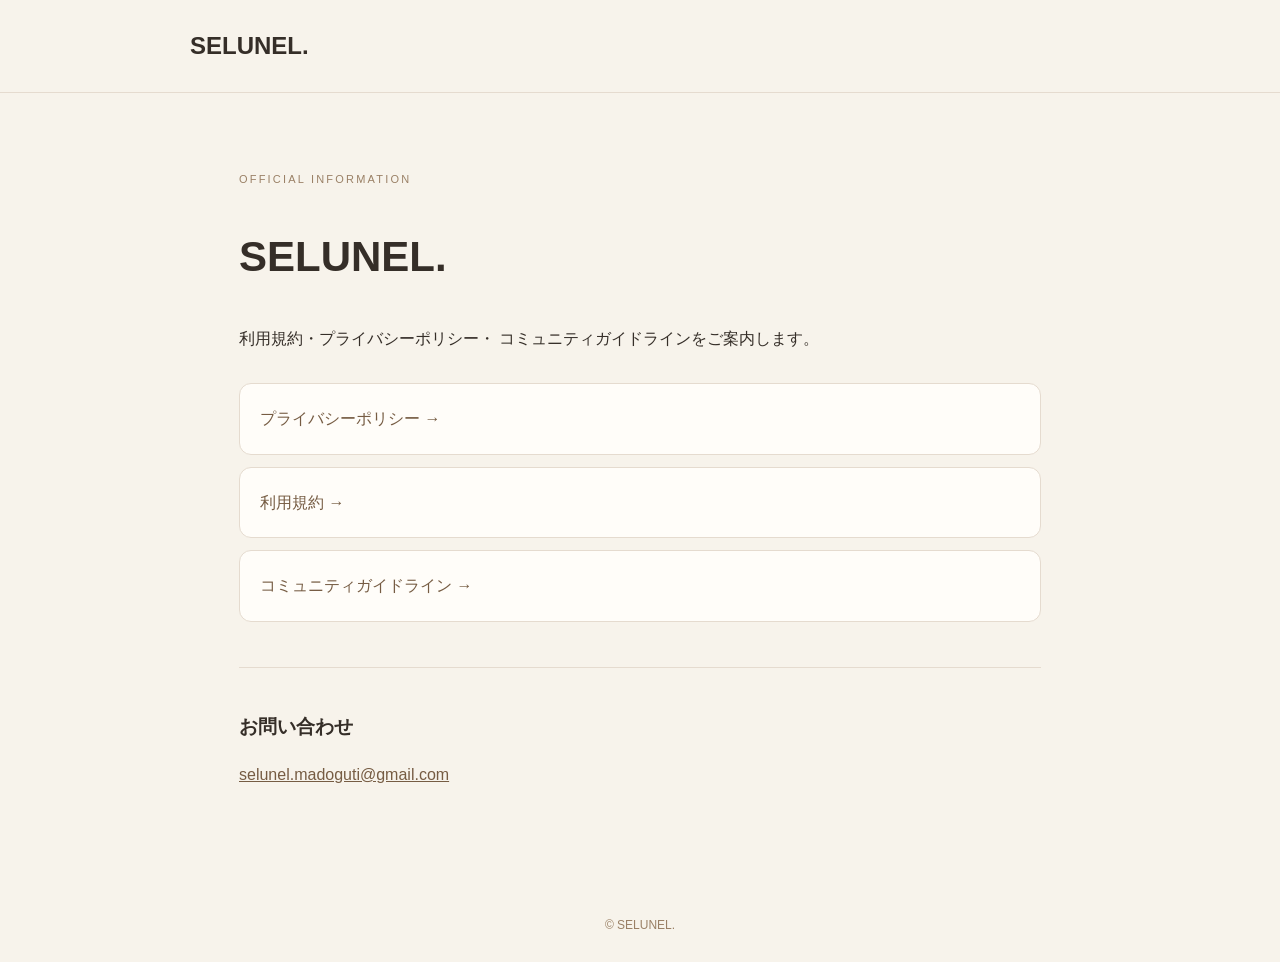
<file: index.html>
<!doctype html>
<html lang="ja">
<head>
<meta charset="utf-8">
<meta name="viewport" content="width=device-width,initial-scale=1">
<title>SELUNEL. | 公式情報</title>
<link rel="stylesheet" href="./style.css">
</head>
<body>
<header><a class="brand" href="./index.html">SELUNEL.</a></header>
<main>
<p class="eyebrow">OFFICIAL INFORMATION</p>
<h1>SELUNEL.</h1>
<p>利用規約・プライバシーポリシー・
コミュニティガイドラインをご案内します。</p>
<div class="links">
<a href="./privacy.html">プライバシーポリシー →</a>
<a href="./terms.html">利用規約 →</a>
<a href="./guidelines.html">コミュニティガイドライン →</a>
</div>
<section>
<h2>お問い合わせ</h2>
<a href="mailto:selunel.madoguti@gmail.com">selunel.madoguti@gmail.com</a>
</section>
</main>
<footer>© SELUNEL.</footer>
</body>
</html>
</file>
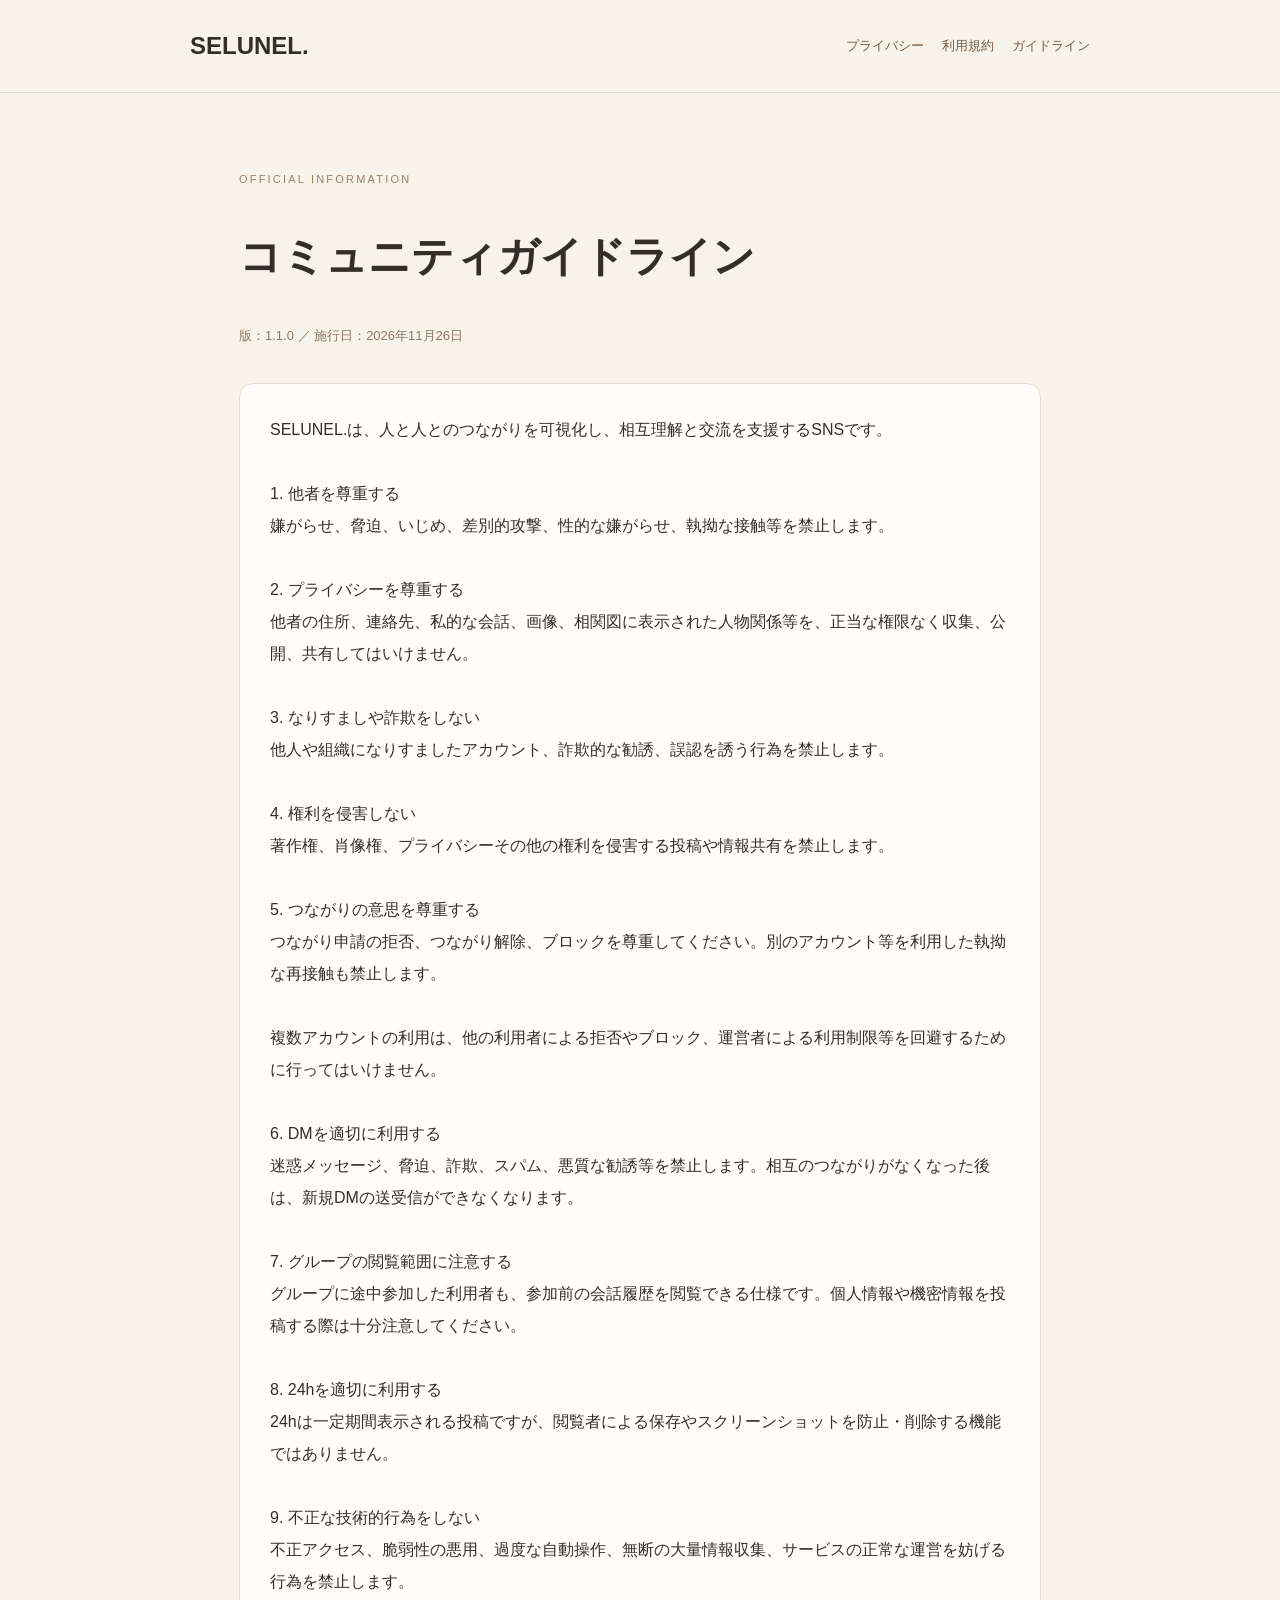
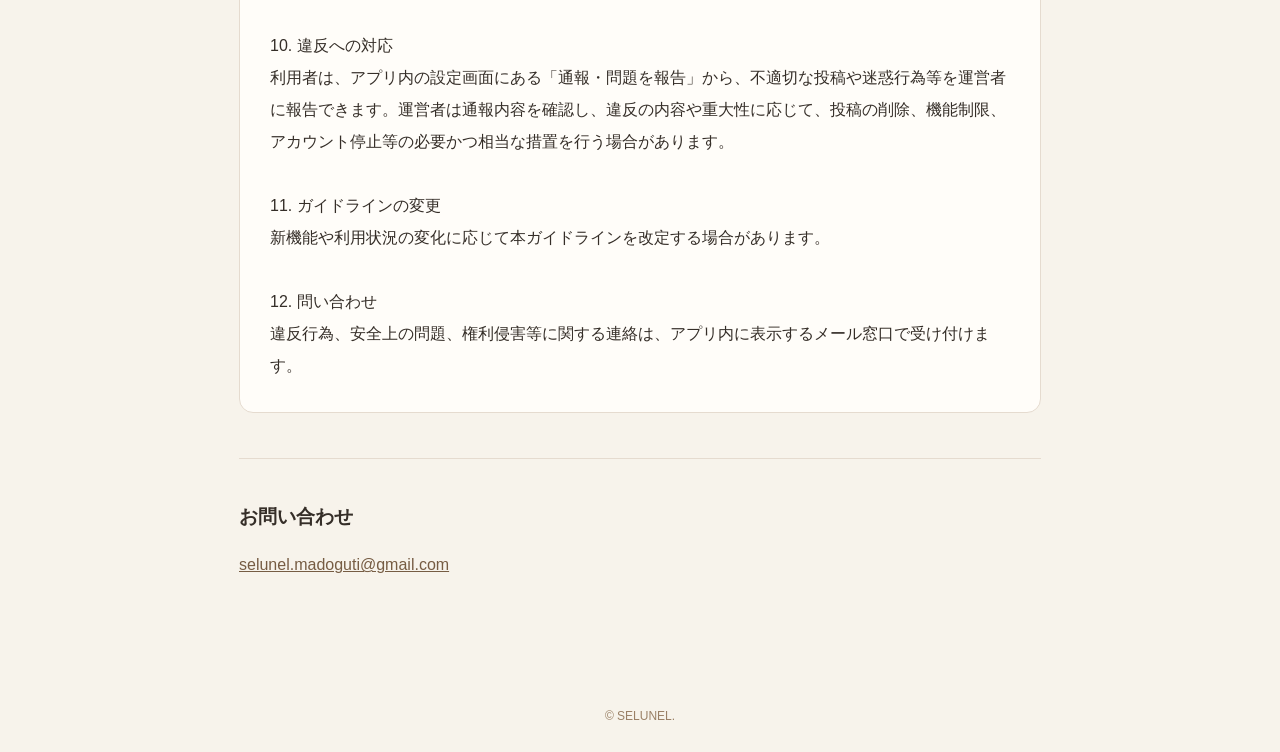
<file: guidelines.html>
<!doctype html>
<html lang="ja">
<head>
<meta charset="utf-8">
<meta name="viewport" content="width=device-width,initial-scale=1">
<title>コミュニティガイドライン | SELUNEL.</title>
<link rel="stylesheet" href="./style.css">
</head>
<body>
<header>
<a class="brand" href="./index.html">SELUNEL.</a>
<nav>
<a href="./privacy.html">プライバシー</a>
<a href="./terms.html">利用規約</a>
<a href="./guidelines.html">ガイドライン</a>
</nav>
</header>
<main>
<p class="eyebrow">OFFICIAL INFORMATION</p>
<h1>コミュニティガイドライン</h1>
<p class="meta">版：1.1.0 ／
施行日：2026年11月26日</p>
<article>SELUNEL.は、人と人とのつながりを可視化し、相互理解と交流を支援するSNSです。

1. 他者を尊重する
嫌がらせ、脅迫、いじめ、差別的攻撃、性的な嫌がらせ、執拗な接触等を禁止します。

2. プライバシーを尊重する
他者の住所、連絡先、私的な会話、画像、相関図に表示された人物関係等を、正当な権限なく収集、公開、共有してはいけません。

3. なりすましや詐欺をしない
他人や組織になりすましたアカウント、詐欺的な勧誘、誤認を誘う行為を禁止します。

4. 権利を侵害しない
著作権、肖像権、プライバシーその他の権利を侵害する投稿や情報共有を禁止します。

5. つながりの意思を尊重する
つながり申請の拒否、つながり解除、ブロックを尊重してください。別のアカウント等を利用した執拗な再接触も禁止します。

複数アカウントの利用は、他の利用者による拒否やブロック、運営者による利用制限等を回避するために行ってはいけません。

6. DMを適切に利用する
迷惑メッセージ、脅迫、詐欺、スパム、悪質な勧誘等を禁止します。相互のつながりがなくなった後は、新規DMの送受信ができなくなります。

7. グループの閲覧範囲に注意する
グループに途中参加した利用者も、参加前の会話履歴を閲覧できる仕様です。個人情報や機密情報を投稿する際は十分注意してください。

8. 24hを適切に利用する
24hは一定期間表示される投稿ですが、閲覧者による保存やスクリーンショットを防止・削除する機能ではありません。

9. 不正な技術的行為をしない
不正アクセス、脆弱性の悪用、過度な自動操作、無断の大量情報収集、サービスの正常な運営を妨げる行為を禁止します。

10. 違反への対応
利用者は、アプリ内の設定画面にある「通報・問題を報告」から、不適切な投稿や迷惑行為等を運営者に報告できます。運営者は通報内容を確認し、違反の内容や重大性に応じて、投稿の削除、機能制限、アカウント停止等の必要かつ相当な措置を行う場合があります。

11. ガイドラインの変更
新機能や利用状況の変化に応じて本ガイドラインを改定する場合があります。

12. 問い合わせ
違反行為、安全上の問題、権利侵害等に関する連絡は、アプリ内に表示するメール窓口で受け付けます。</article>
<section>
<h2>お問い合わせ</h2>
<a href="mailto:selunel.madoguti@gmail.com">selunel.madoguti@gmail.com</a>
</section>
</main>
<footer>© SELUNEL.</footer>
</body>
</html>
</file>
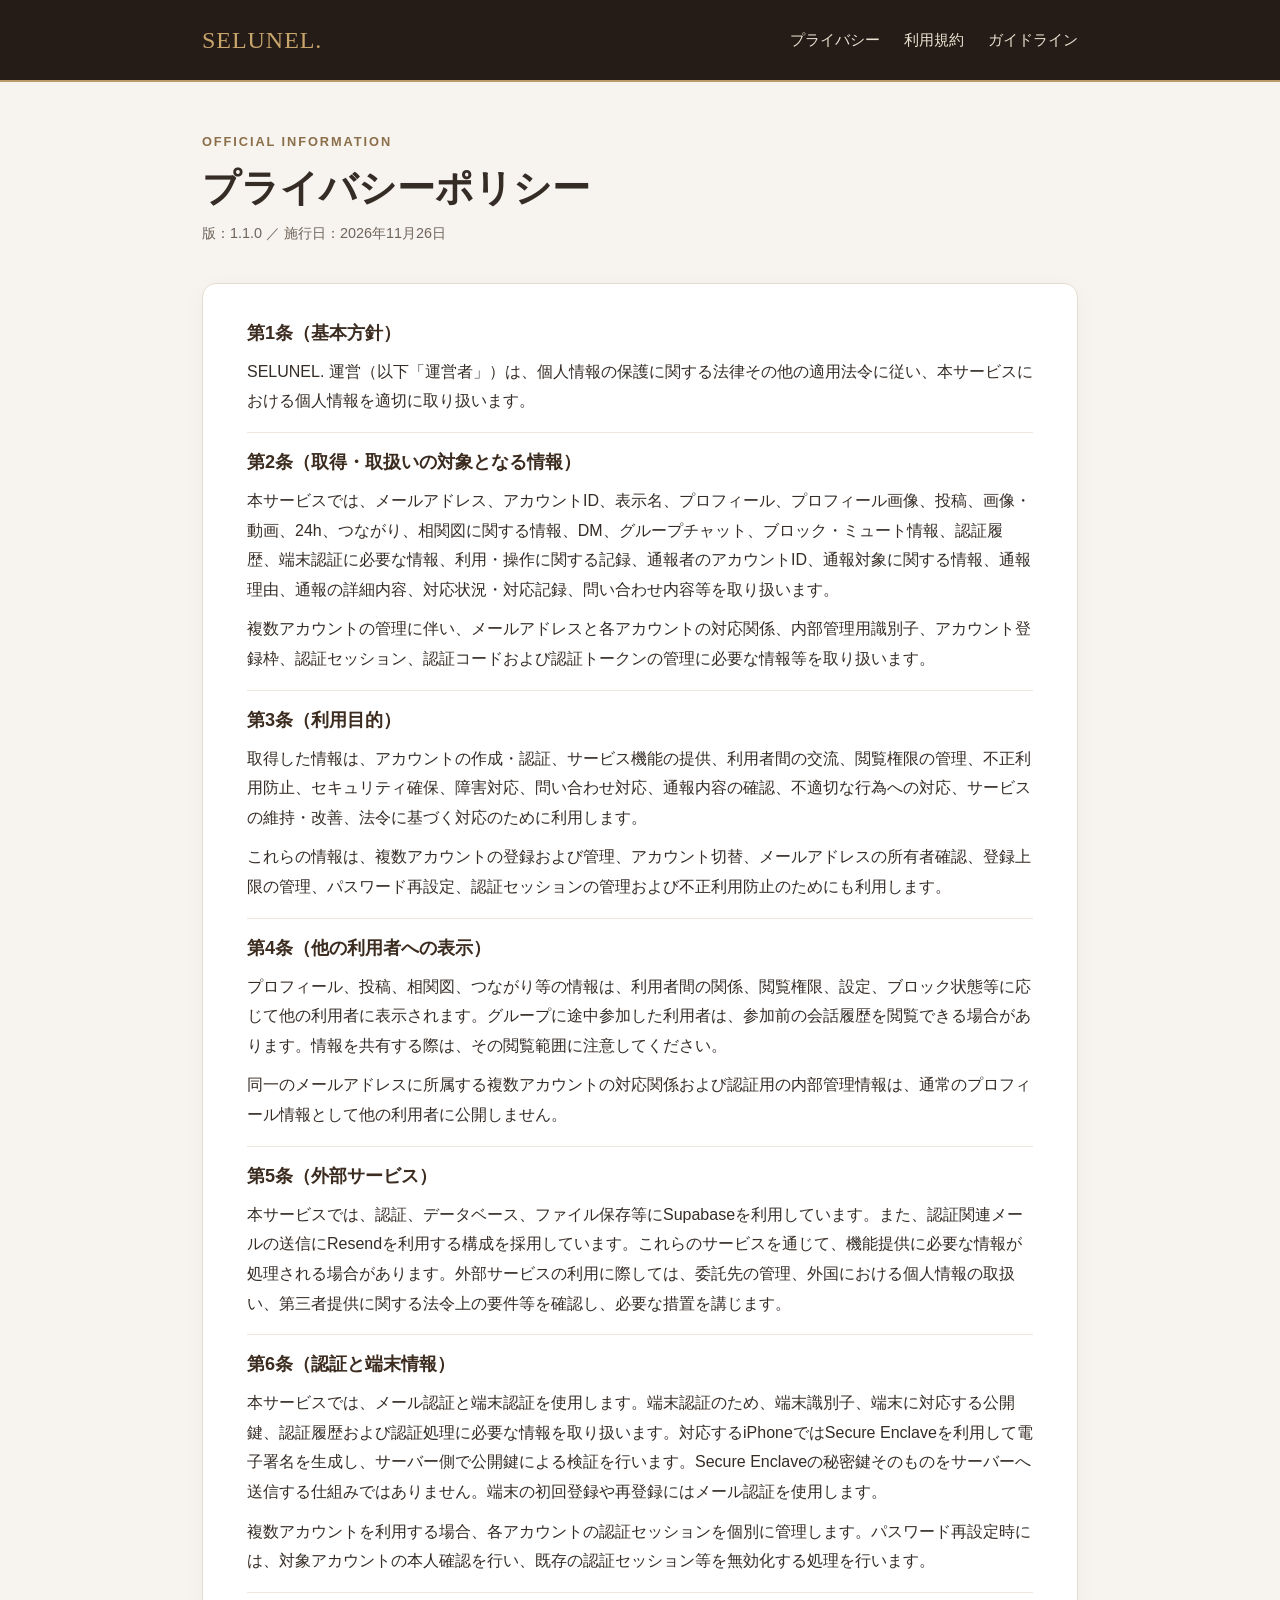
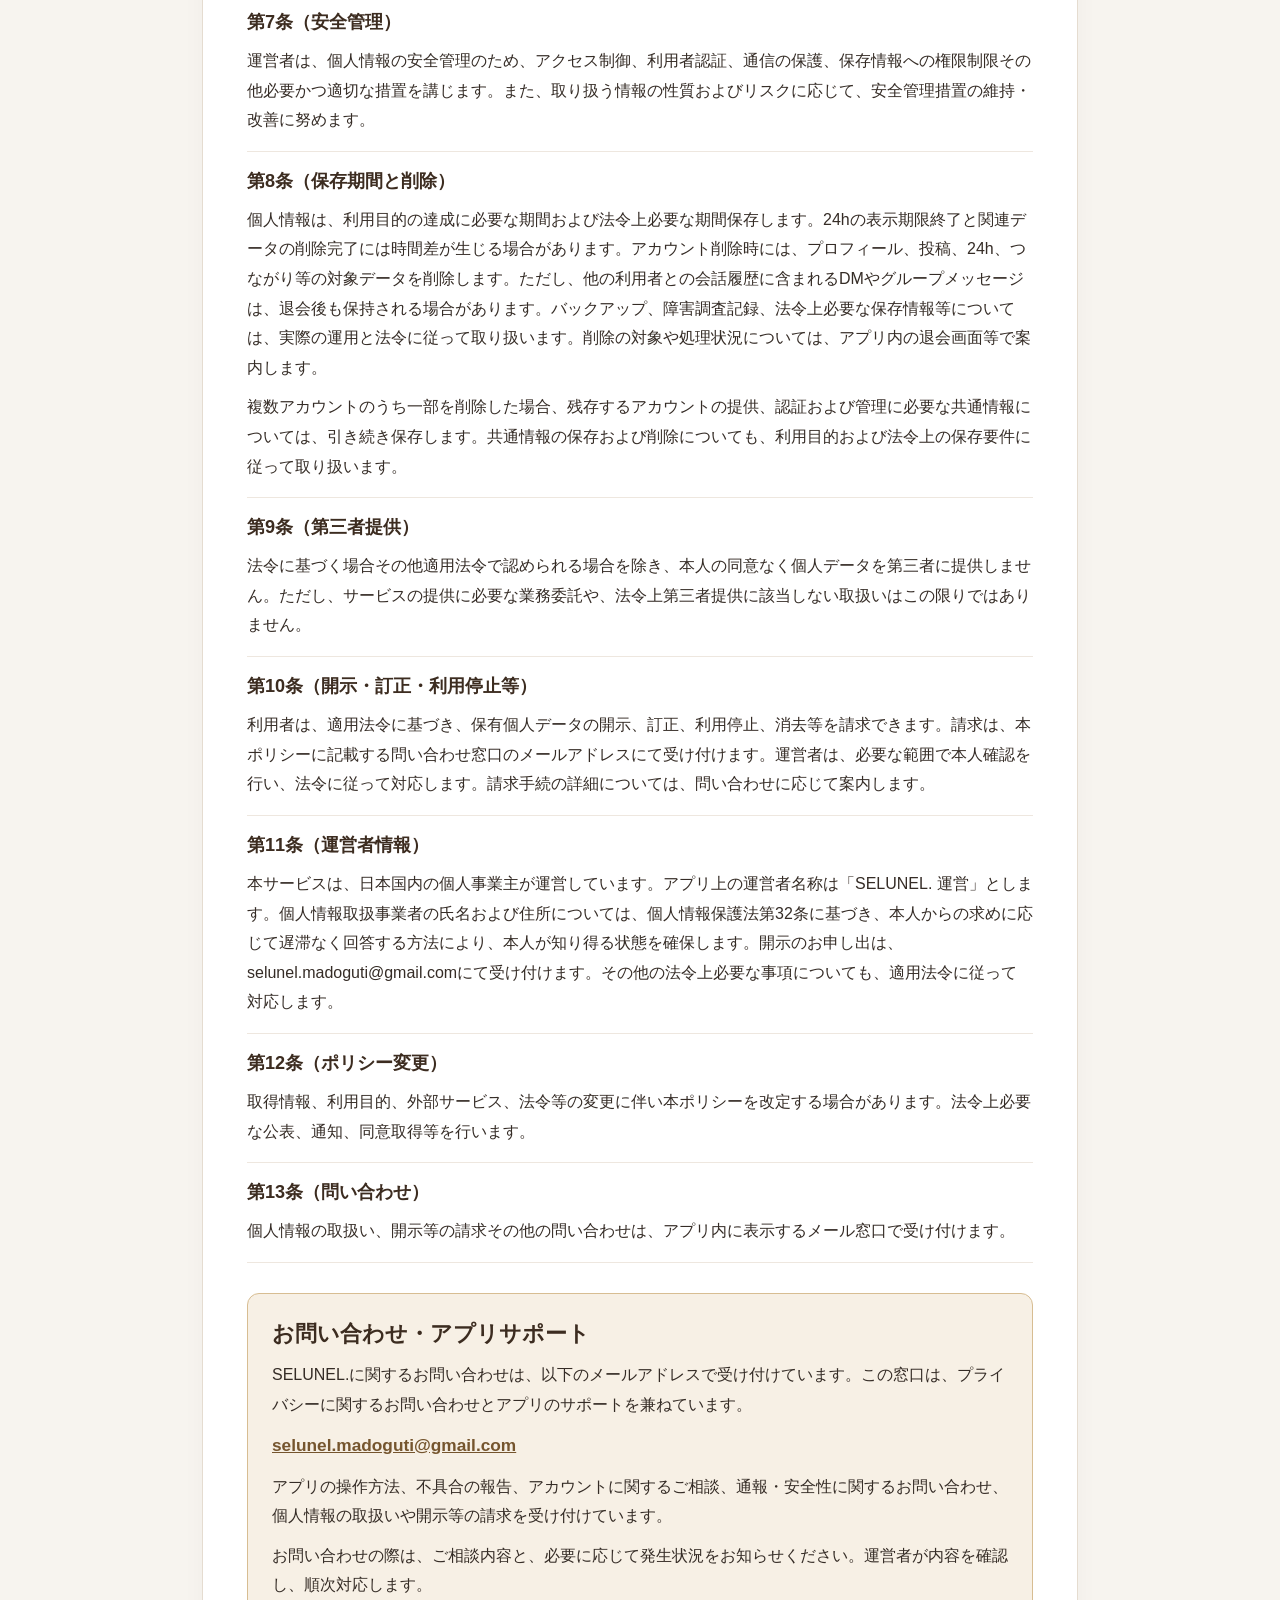
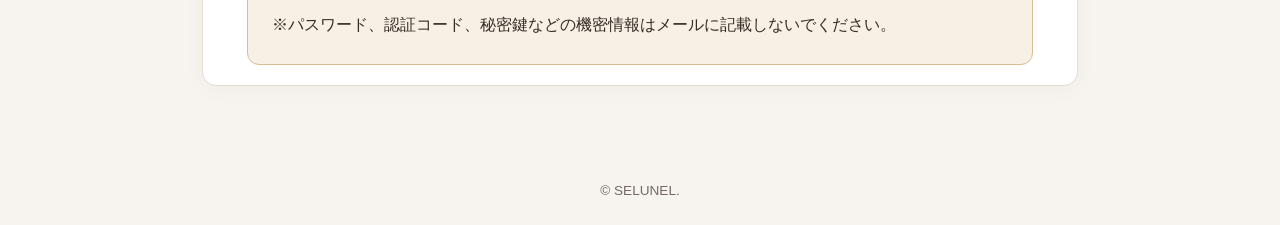
<file: privacy.html>
<!doctype html>
<html lang="ja">
<head>
  <meta charset="utf-8">
  <meta name="viewport" content="width=device-width, initial-scale=1">
  <meta name="color-scheme" content="light dark">
  <meta name="description" content="SELUNEL.のプライバシーポリシーおよびお問い合わせ・アプリサポート窓口です。">
  <title>プライバシーポリシー | SELUNEL.</title>
  <style>
    :root{font-family:-apple-system,BlinkMacSystemFont,"Hiragino Kaku Gothic ProN","Yu Gothic",Meiryo,sans-serif;color:#352c26;background:#f7f4ef;line-height:1.85}
    *{box-sizing:border-box}body{margin:0}a{color:#75552e;overflow-wrap:anywhere}a:hover{text-decoration-thickness:2px}
    header{background:#251c18;color:#f8f2e8;border-bottom:2px solid #b99a68}nav{max-width:920px;margin:auto;padding:18px 22px;display:flex;flex-wrap:wrap;align-items:center;gap:16px 24px}nav a{color:#eee3d2;text-decoration:none;font-size:.92rem}nav .brand{font-family:Georgia,serif;font-size:1.5rem;color:#c8a56b;margin-right:auto;letter-spacing:.04em}
    main{max-width:920px;margin:0 auto;padding:48px 22px 70px}.eyebrow{font-size:.8rem;letter-spacing:.15em;color:#8b6e4a;font-weight:700}h1{font-size:clamp(1.75rem,4vw,2.4rem);line-height:1.35;margin:8px 0 6px} .version{color:#6f655c;margin:0 0 36px;font-size:.9rem}
    article{background:#fff;border:1px solid #e5dcd0;border-radius:14px;padding:20px clamp(18px,4vw,44px);box-shadow:0 4px 24px #251c1808}section{padding:16px 0;border-bottom:1px solid #eee7df}section:last-child{border-bottom:0}h2{font-size:1.13rem;line-height:1.5;margin:0 0 10px;color:#3c2c20}p{margin:0 0 10px}p:last-child{margin-bottom:0}.support{margin-top:30px;background:#f7f0e5;border:1px solid #d7bd92;border-radius:12px;padding:24px}.support h2{font-size:1.35rem}.mail{font-size:1.08rem;font-weight:700}footer{max-width:920px;margin:auto;padding:22px;text-align:center;color:#746a61;font-size:.85rem}
    @media(prefers-color-scheme:dark){:root{background:#1f1916;color:#f0e6d9}article{background:#2c231e;border-color:#514035}section{border-color:#493a31}h2{color:#e8d4b5}.version{color:#b9a99b}.eyebrow{color:#d0ad75}.support{background:#37291f;border-color:#8c704b}a{color:#e0bb81}footer{color:#b9a99b}}
  </style>
</head>
<body>
  <header><nav aria-label="サイトナビゲーション"><a class="brand" href="./">SELUNEL.</a><a href="privacy.html" aria-current="page">プライバシー</a><a href="terms.html">利用規約</a><a href="guidelines.html">ガイドライン</a></nav></header>
  <main>
    <div class="eyebrow">OFFICIAL INFORMATION</div>
    <h1>プライバシーポリシー</h1>
    <p class="version">版：1.1.0 ／ 施行日：2026年11月26日</p>
    <article>
      <section><h2>第1条（基本方針）</h2><p>SELUNEL. 運営（以下「運営者」）は、個人情報の保護に関する法律その他の適用法令に従い、本サービスにおける個人情報を適切に取り扱います。</p></section>
      <section><h2>第2条（取得・取扱いの対象となる情報）</h2><p>本サービスでは、メールアドレス、アカウントID、表示名、プロフィール、プロフィール画像、投稿、画像・動画、24h、つながり、相関図に関する情報、DM、グループチャット、ブロック・ミュート情報、認証履歴、端末認証に必要な情報、利用・操作に関する記録、通報者のアカウントID、通報対象に関する情報、通報理由、通報の詳細内容、対応状況・対応記録、問い合わせ内容等を取り扱います。</p><p>複数アカウントの管理に伴い、メールアドレスと各アカウントの対応関係、内部管理用識別子、アカウント登録枠、認証セッション、認証コードおよび認証トークンの管理に必要な情報等を取り扱います。</p></section>
      <section><h2>第3条（利用目的）</h2><p>取得した情報は、アカウントの作成・認証、サービス機能の提供、利用者間の交流、閲覧権限の管理、不正利用防止、セキュリティ確保、障害対応、問い合わせ対応、通報内容の確認、不適切な行為への対応、サービスの維持・改善、法令に基づく対応のために利用します。</p><p>これらの情報は、複数アカウントの登録および管理、アカウント切替、メールアドレスの所有者確認、登録上限の管理、パスワード再設定、認証セッションの管理および不正利用防止のためにも利用します。</p></section>
      <section><h2>第4条（他の利用者への表示）</h2><p>プロフィール、投稿、相関図、つながり等の情報は、利用者間の関係、閲覧権限、設定、ブロック状態等に応じて他の利用者に表示されます。グループに途中参加した利用者は、参加前の会話履歴を閲覧できる場合があります。情報を共有する際は、その閲覧範囲に注意してください。</p><p>同一のメールアドレスに所属する複数アカウントの対応関係および認証用の内部管理情報は、通常のプロフィール情報として他の利用者に公開しません。</p></section>
      <section><h2>第5条（外部サービス）</h2><p>本サービスでは、認証、データベース、ファイル保存等にSupabaseを利用しています。また、認証関連メールの送信にResendを利用する構成を採用しています。これらのサービスを通じて、機能提供に必要な情報が処理される場合があります。外部サービスの利用に際しては、委託先の管理、外国における個人情報の取扱い、第三者提供に関する法令上の要件等を確認し、必要な措置を講じます。</p></section>
      <section><h2>第6条（認証と端末情報）</h2><p>本サービスでは、メール認証と端末認証を使用します。端末認証のため、端末識別子、端末に対応する公開鍵、認証履歴および認証処理に必要な情報を取り扱います。対応するiPhoneではSecure Enclaveを利用して電子署名を生成し、サーバー側で公開鍵による検証を行います。Secure Enclaveの秘密鍵そのものをサーバーへ送信する仕組みではありません。端末の初回登録や再登録にはメール認証を使用します。</p><p>複数アカウントを利用する場合、各アカウントの認証セッションを個別に管理します。パスワード再設定時には、対象アカウントの本人確認を行い、既存の認証セッション等を無効化する処理を行います。</p></section>
      <section><h2>第7条（安全管理）</h2><p>運営者は、個人情報の安全管理のため、アクセス制御、利用者認証、通信の保護、保存情報への権限制限その他必要かつ適切な措置を講じます。また、取り扱う情報の性質およびリスクに応じて、安全管理措置の維持・改善に努めます。</p></section>
      <section><h2>第8条（保存期間と削除）</h2><p>個人情報は、利用目的の達成に必要な期間および法令上必要な期間保存します。24hの表示期限終了と関連データの削除完了には時間差が生じる場合があります。アカウント削除時には、プロフィール、投稿、24h、つながり等の対象データを削除します。ただし、他の利用者との会話履歴に含まれるDMやグループメッセージは、退会後も保持される場合があります。バックアップ、障害調査記録、法令上必要な保存情報等については、実際の運用と法令に従って取り扱います。削除の対象や処理状況については、アプリ内の退会画面等で案内します。</p><p>複数アカウントのうち一部を削除した場合、残存するアカウントの提供、認証および管理に必要な共通情報については、引き続き保存します。共通情報の保存および削除についても、利用目的および法令上の保存要件に従って取り扱います。</p></section>
      <section><h2>第9条（第三者提供）</h2><p>法令に基づく場合その他適用法令で認められる場合を除き、本人の同意なく個人データを第三者に提供しません。ただし、サービスの提供に必要な業務委託や、法令上第三者提供に該当しない取扱いはこの限りではありません。</p></section>
      <section><h2>第10条（開示・訂正・利用停止等）</h2><p>利用者は、適用法令に基づき、保有個人データの開示、訂正、利用停止、消去等を請求できます。請求は、本ポリシーに記載する問い合わせ窓口のメールアドレスにて受け付けます。運営者は、必要な範囲で本人確認を行い、法令に従って対応します。請求手続の詳細については、問い合わせに応じて案内します。</p></section>
      <section><h2>第11条（運営者情報）</h2><p>本サービスは、日本国内の個人事業主が運営しています。アプリ上の運営者名称は「SELUNEL. 運営」とします。個人情報取扱事業者の氏名および住所については、個人情報保護法第32条に基づき、本人からの求めに応じて遅滞なく回答する方法により、本人が知り得る状態を確保します。開示のお申し出は、selunel.madoguti@gmail.comにて受け付けます。その他の法令上必要な事項についても、適用法令に従って対応します。</p></section>
      <section><h2>第12条（ポリシー変更）</h2><p>取得情報、利用目的、外部サービス、法令等の変更に伴い本ポリシーを改定する場合があります。法令上必要な公表、通知、同意取得等を行います。</p></section>
      <section><h2>第13条（問い合わせ）</h2><p>個人情報の取扱い、開示等の請求その他の問い合わせは、アプリ内に表示するメール窓口で受け付けます。</p></section>
      <div class="support" id="support" aria-labelledby="support-title">
        <h2 id="support-title">お問い合わせ・アプリサポート</h2>
        <p>SELUNEL.に関するお問い合わせは、以下のメールアドレスで受け付けています。この窓口は、プライバシーに関するお問い合わせとアプリのサポートを兼ねています。</p>
        <p class="mail"><a href="mailto:selunel.madoguti@gmail.com">selunel.madoguti@gmail.com</a></p>
        <p>アプリの操作方法、不具合の報告、アカウントに関するご相談、通報・安全性に関するお問い合わせ、個人情報の取扱いや開示等の請求を受け付けています。</p>
        <p>お問い合わせの際は、ご相談内容と、必要に応じて発生状況をお知らせください。運営者が内容を確認し、順次対応します。</p>
        <p>※パスワード、認証コード、秘密鍵などの機密情報はメールに記載しないでください。</p>
      </div>
    </article>
  </main>
  <footer>© SELUNEL.</footer>
</body>
</html>
</file>
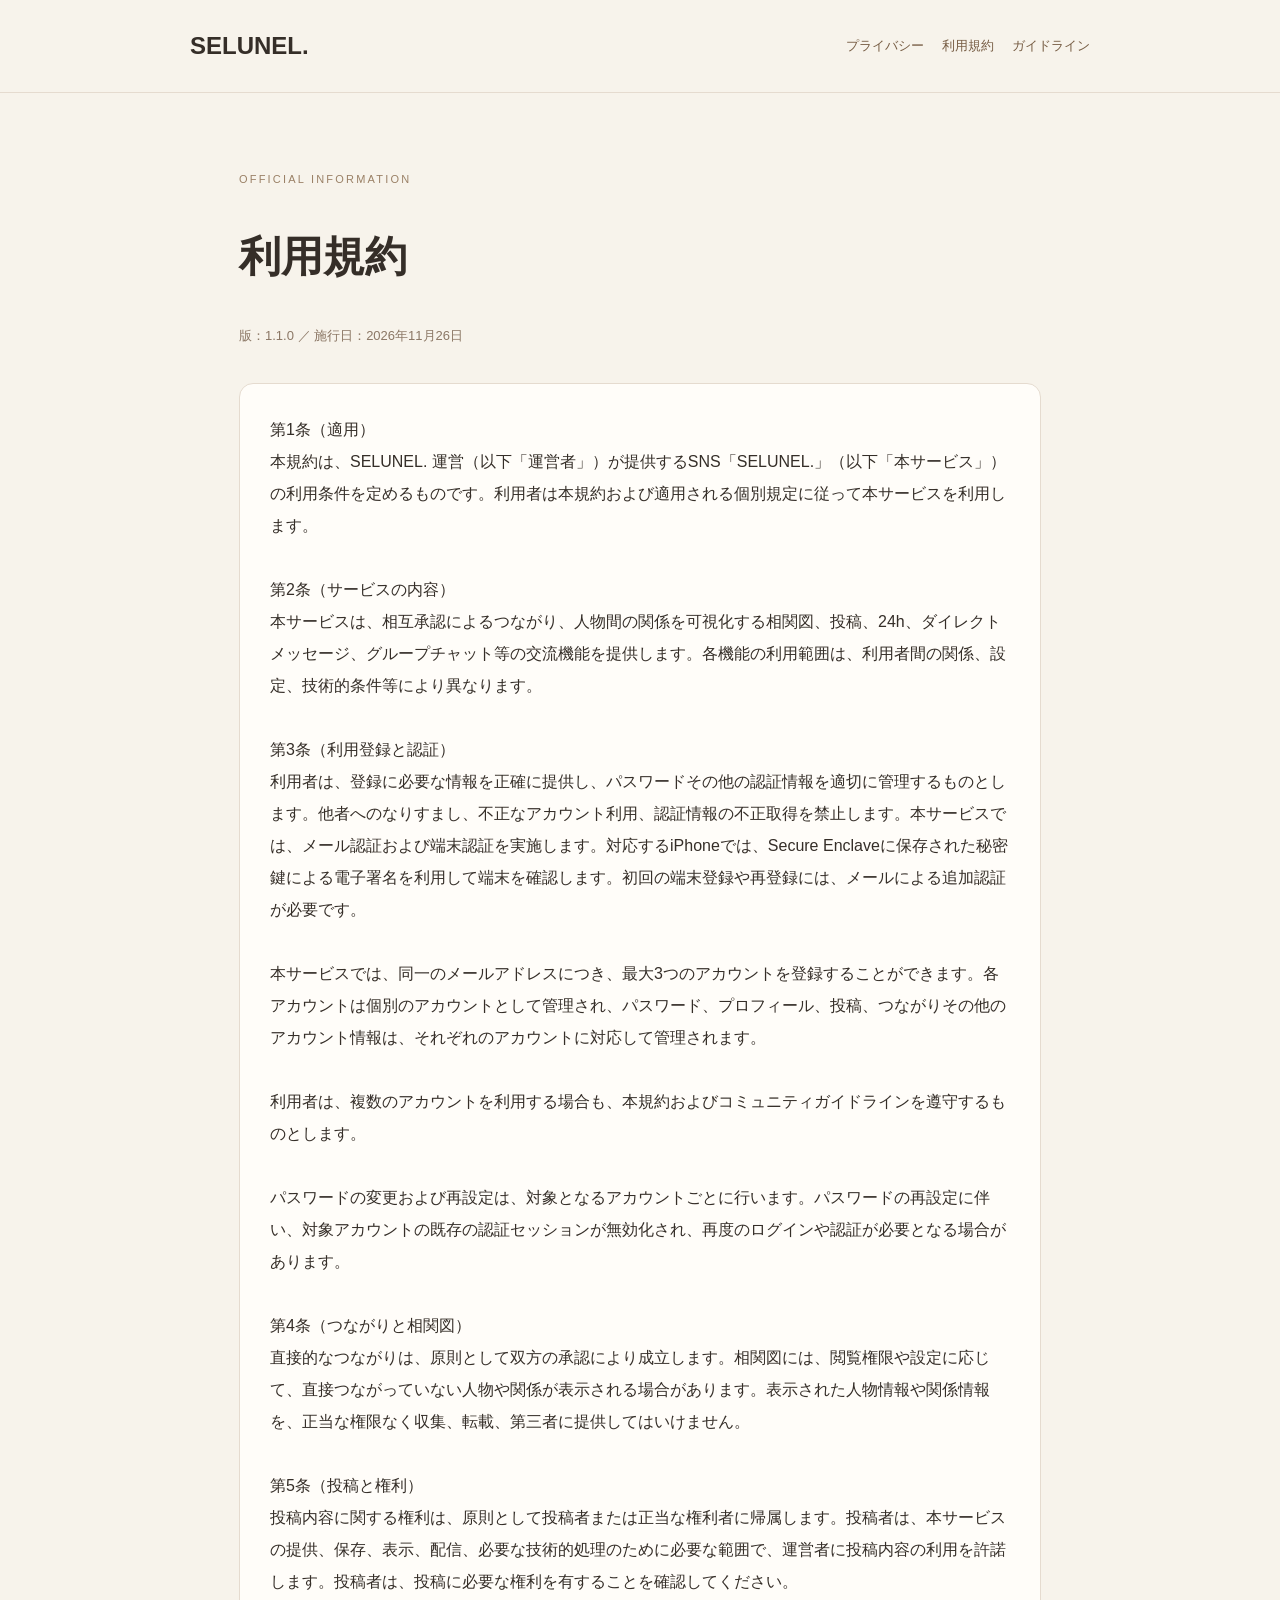
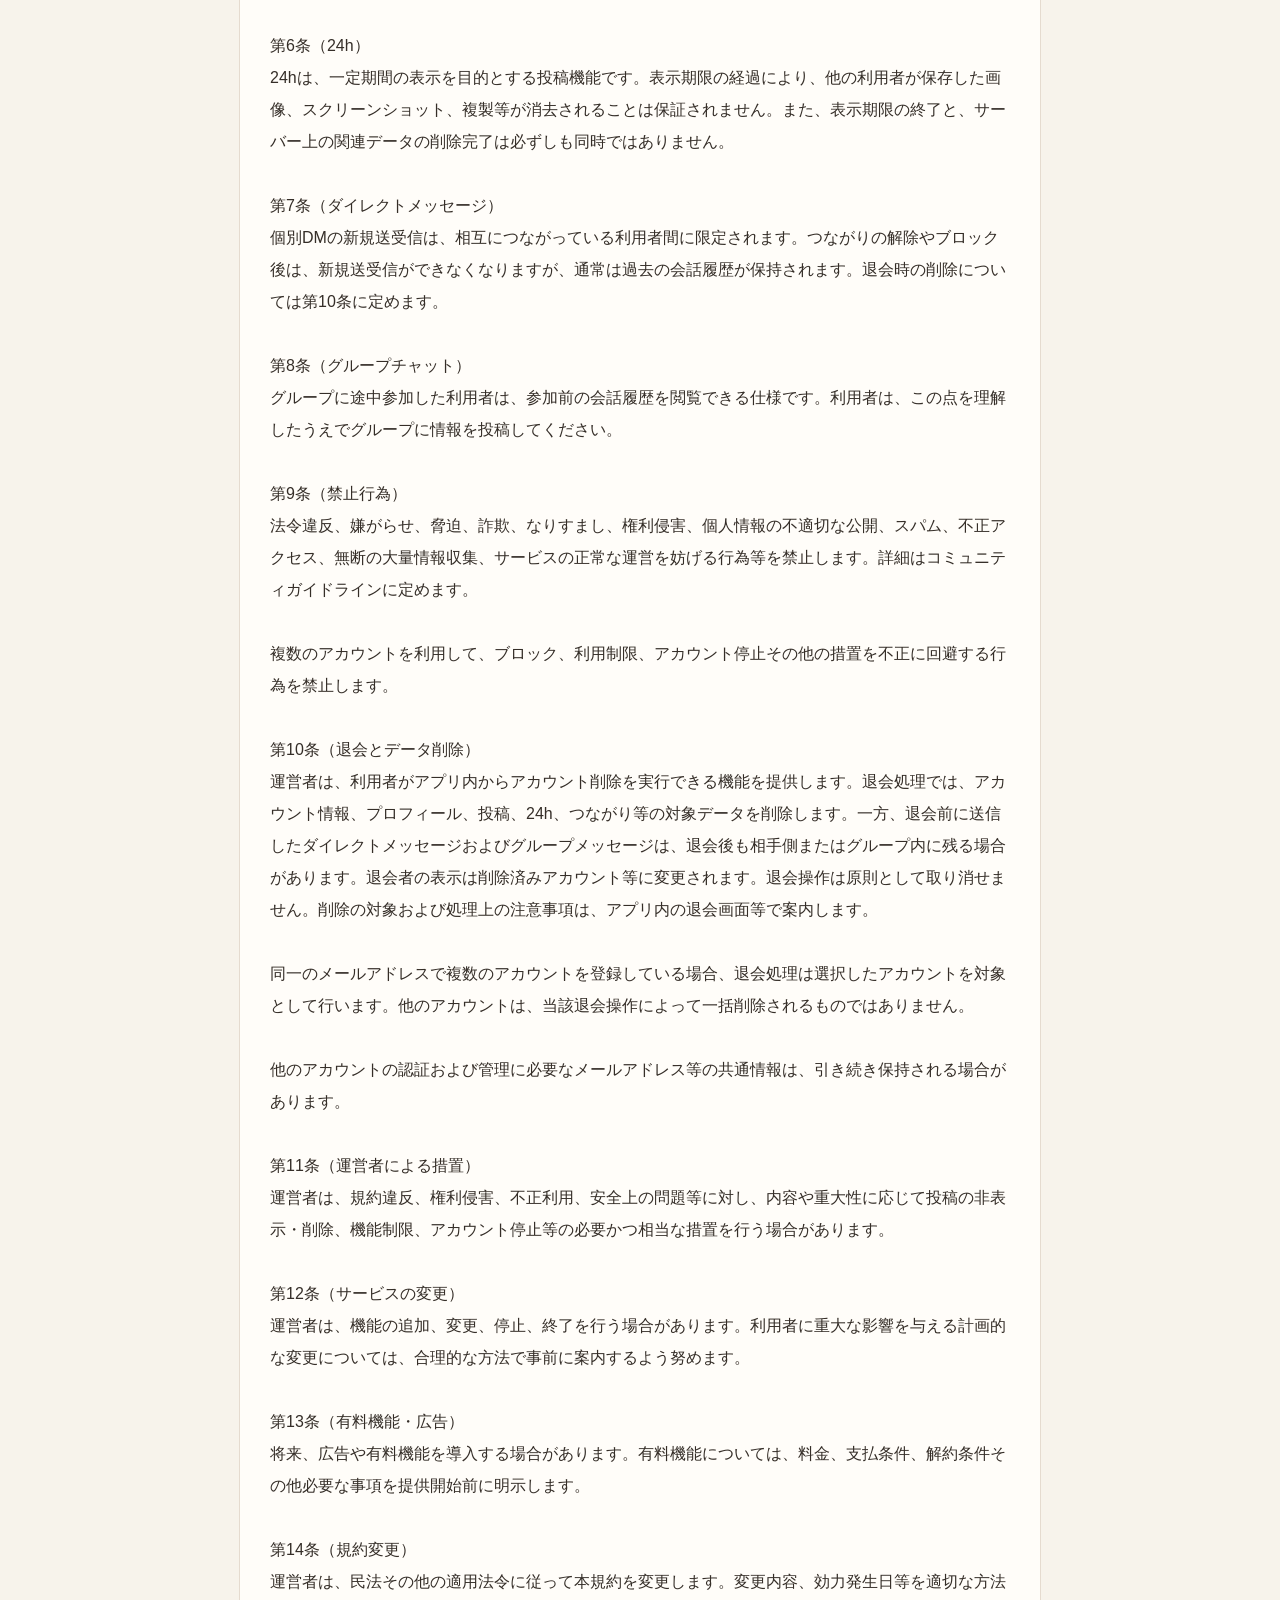
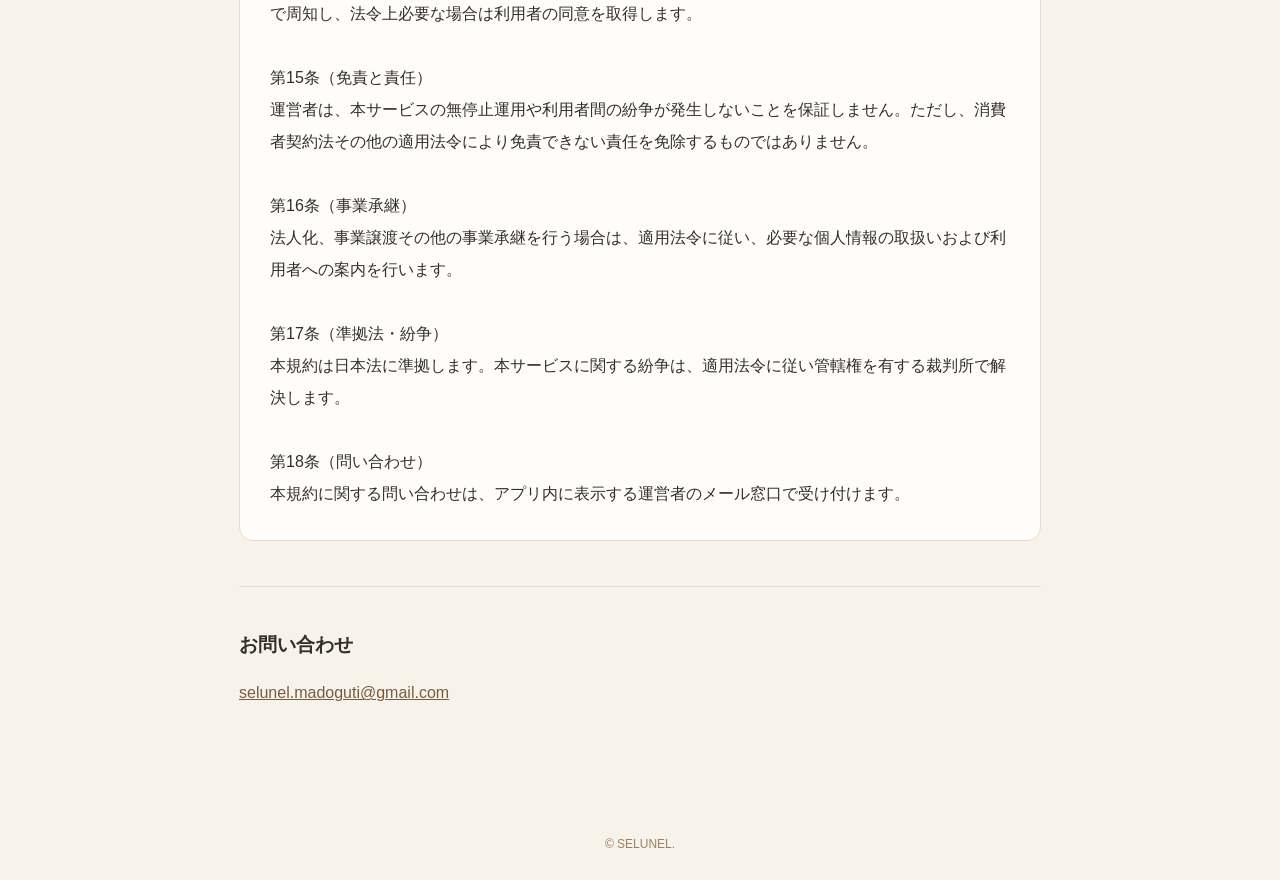
<file: terms.html>
<!doctype html>
<html lang="ja">
<head>
<meta charset="utf-8">
<meta name="viewport" content="width=device-width,initial-scale=1">
<title>利用規約 | SELUNEL.</title>
<link rel="stylesheet" href="./style.css">
</head>
<body>
<header>
<a class="brand" href="./index.html">SELUNEL.</a>
<nav>
<a href="./privacy.html">プライバシー</a>
<a href="./terms.html">利用規約</a>
<a href="./guidelines.html">ガイドライン</a>
</nav>
</header>
<main>
<p class="eyebrow">OFFICIAL INFORMATION</p>
<h1>利用規約</h1>
<p class="meta">版：1.1.0 ／
施行日：2026年11月26日</p>
<article>第1条（適用）
本規約は、SELUNEL. 運営（以下「運営者」）が提供するSNS「SELUNEL.」（以下「本サービス」）の利用条件を定めるものです。利用者は本規約および適用される個別規定に従って本サービスを利用します。

第2条（サービスの内容）
本サービスは、相互承認によるつながり、人物間の関係を可視化する相関図、投稿、24h、ダイレクトメッセージ、グループチャット等の交流機能を提供します。各機能の利用範囲は、利用者間の関係、設定、技術的条件等により異なります。

第3条（利用登録と認証）
利用者は、登録に必要な情報を正確に提供し、パスワードその他の認証情報を適切に管理するものとします。他者へのなりすまし、不正なアカウント利用、認証情報の不正取得を禁止します。本サービスでは、メール認証および端末認証を実施します。対応するiPhoneでは、Secure Enclaveに保存された秘密鍵による電子署名を利用して端末を確認します。初回の端末登録や再登録には、メールによる追加認証が必要です。

本サービスでは、同一のメールアドレスにつき、最大3つのアカウントを登録することができます。各アカウントは個別のアカウントとして管理され、パスワード、プロフィール、投稿、つながりその他のアカウント情報は、それぞれのアカウントに対応して管理されます。

利用者は、複数のアカウントを利用する場合も、本規約およびコミュニティガイドラインを遵守するものとします。

パスワードの変更および再設定は、対象となるアカウントごとに行います。パスワードの再設定に伴い、対象アカウントの既存の認証セッションが無効化され、再度のログインや認証が必要となる場合があります。

第4条（つながりと相関図）
直接的なつながりは、原則として双方の承認により成立します。相関図には、閲覧権限や設定に応じて、直接つながっていない人物や関係が表示される場合があります。表示された人物情報や関係情報を、正当な権限なく収集、転載、第三者に提供してはいけません。

第5条（投稿と権利）
投稿内容に関する権利は、原則として投稿者または正当な権利者に帰属します。投稿者は、本サービスの提供、保存、表示、配信、必要な技術的処理のために必要な範囲で、運営者に投稿内容の利用を許諾します。投稿者は、投稿に必要な権利を有することを確認してください。

第6条（24h）
24hは、一定期間の表示を目的とする投稿機能です。表示期限の経過により、他の利用者が保存した画像、スクリーンショット、複製等が消去されることは保証されません。また、表示期限の終了と、サーバー上の関連データの削除完了は必ずしも同時ではありません。

第7条（ダイレクトメッセージ）
個別DMの新規送受信は、相互につながっている利用者間に限定されます。つながりの解除やブロック後は、新規送受信ができなくなりますが、通常は過去の会話履歴が保持されます。退会時の削除については第10条に定めます。

第8条（グループチャット）
グループに途中参加した利用者は、参加前の会話履歴を閲覧できる仕様です。利用者は、この点を理解したうえでグループに情報を投稿してください。

第9条（禁止行為）
法令違反、嫌がらせ、脅迫、詐欺、なりすまし、権利侵害、個人情報の不適切な公開、スパム、不正アクセス、無断の大量情報収集、サービスの正常な運営を妨げる行為等を禁止します。詳細はコミュニティガイドラインに定めます。

複数のアカウントを利用して、ブロック、利用制限、アカウント停止その他の措置を不正に回避する行為を禁止します。

第10条（退会とデータ削除）
運営者は、利用者がアプリ内からアカウント削除を実行できる機能を提供します。退会処理では、アカウント情報、プロフィール、投稿、24h、つながり等の対象データを削除します。一方、退会前に送信したダイレクトメッセージおよびグループメッセージは、退会後も相手側またはグループ内に残る場合があります。退会者の表示は削除済みアカウント等に変更されます。退会操作は原則として取り消せません。削除の対象および処理上の注意事項は、アプリ内の退会画面等で案内します。

同一のメールアドレスで複数のアカウントを登録している場合、退会処理は選択したアカウントを対象として行います。他のアカウントは、当該退会操作によって一括削除されるものではありません。

他のアカウントの認証および管理に必要なメールアドレス等の共通情報は、引き続き保持される場合があります。

第11条（運営者による措置）
運営者は、規約違反、権利侵害、不正利用、安全上の問題等に対し、内容や重大性に応じて投稿の非表示・削除、機能制限、アカウント停止等の必要かつ相当な措置を行う場合があります。

第12条（サービスの変更）
運営者は、機能の追加、変更、停止、終了を行う場合があります。利用者に重大な影響を与える計画的な変更については、合理的な方法で事前に案内するよう努めます。

第13条（有料機能・広告）
将来、広告や有料機能を導入する場合があります。有料機能については、料金、支払条件、解約条件その他必要な事項を提供開始前に明示します。

第14条（規約変更）
運営者は、民法その他の適用法令に従って本規約を変更します。変更内容、効力発生日等を適切な方法で周知し、法令上必要な場合は利用者の同意を取得します。

第15条（免責と責任）
運営者は、本サービスの無停止運用や利用者間の紛争が発生しないことを保証しません。ただし、消費者契約法その他の適用法令により免責できない責任を免除するものではありません。

第16条（事業承継）
法人化、事業譲渡その他の事業承継を行う場合は、適用法令に従い、必要な個人情報の取扱いおよび利用者への案内を行います。

第17条（準拠法・紛争）
本規約は日本法に準拠します。本サービスに関する紛争は、適用法令に従い管轄権を有する裁判所で解決します。

第18条（問い合わせ）
本規約に関する問い合わせは、アプリ内に表示する運営者のメール窓口で受け付けます。</article>
<section>
<h2>お問い合わせ</h2>
<a href="mailto:selunel.madoguti@gmail.com">selunel.madoguti@gmail.com</a>
</section>
</main>
<footer>© SELUNEL.</footer>
</body>
</html>
</file>
<file: style.css>
:root {
  font-family: -apple-system, BlinkMacSystemFont,
    "Hiragino Kaku Gothic ProN", sans-serif;
  color: #352e28;
  background: #f7f3eb;
}
* { box-sizing: border-box; }
body { margin: 0; line-height: 1.85; }
a { color: #765c43; }
header {
  display: flex;
  justify-content: space-between;
  align-items: center;
  flex-wrap: wrap;
  gap: 18px;
  padding: 24px max(24px, calc((100vw - 900px)/2));
  border-bottom: 1px solid #e5dbcf;
}
.brand {
  font-size: 24px;
  font-weight: 700;
  text-decoration: none;
  color: #352e28;
}
nav { display: flex; flex-wrap: wrap; gap: 18px; }
nav a { text-decoration: none; font-size: 13px; }
main {
  max-width: 850px;
  margin: auto;
  padding: 65px 24px 100px;
}
.eyebrow {
  color: #9a8066;
  font-size: 11px;
  letter-spacing: .2em;
}
h1 { font-size: clamp(28px, 5vw, 42px); }
h2 { font-size: 19px; }
.meta { color: #8b7765; font-size: 13px; }
article {
  white-space: pre-wrap;
  overflow-wrap: anywhere;
  background: #fffdf9;
  border: 1px solid #e5dbcf;
  border-radius: 14px;
  padding: 30px;
  margin-top: 35px;
  line-height: 2;
}
.links { display: grid; gap: 12px; margin-top: 30px; }
.links a {
  display: block;
  padding: 20px;
  border: 1px solid #e5dbcf;
  border-radius: 12px;
  background: #fffdf9;
  text-decoration: none;
}
section {
  margin-top: 45px;
  border-top: 1px solid #e5dbcf;
  padding-top: 25px;
}
footer {
  text-align: center;
  padding: 25px;
  color: #9a8066;
  font-size: 12px;
}
@media(max-width:600px) {
  main { padding-top: 35px; }
  article { padding: 20px; }
}
</file>
